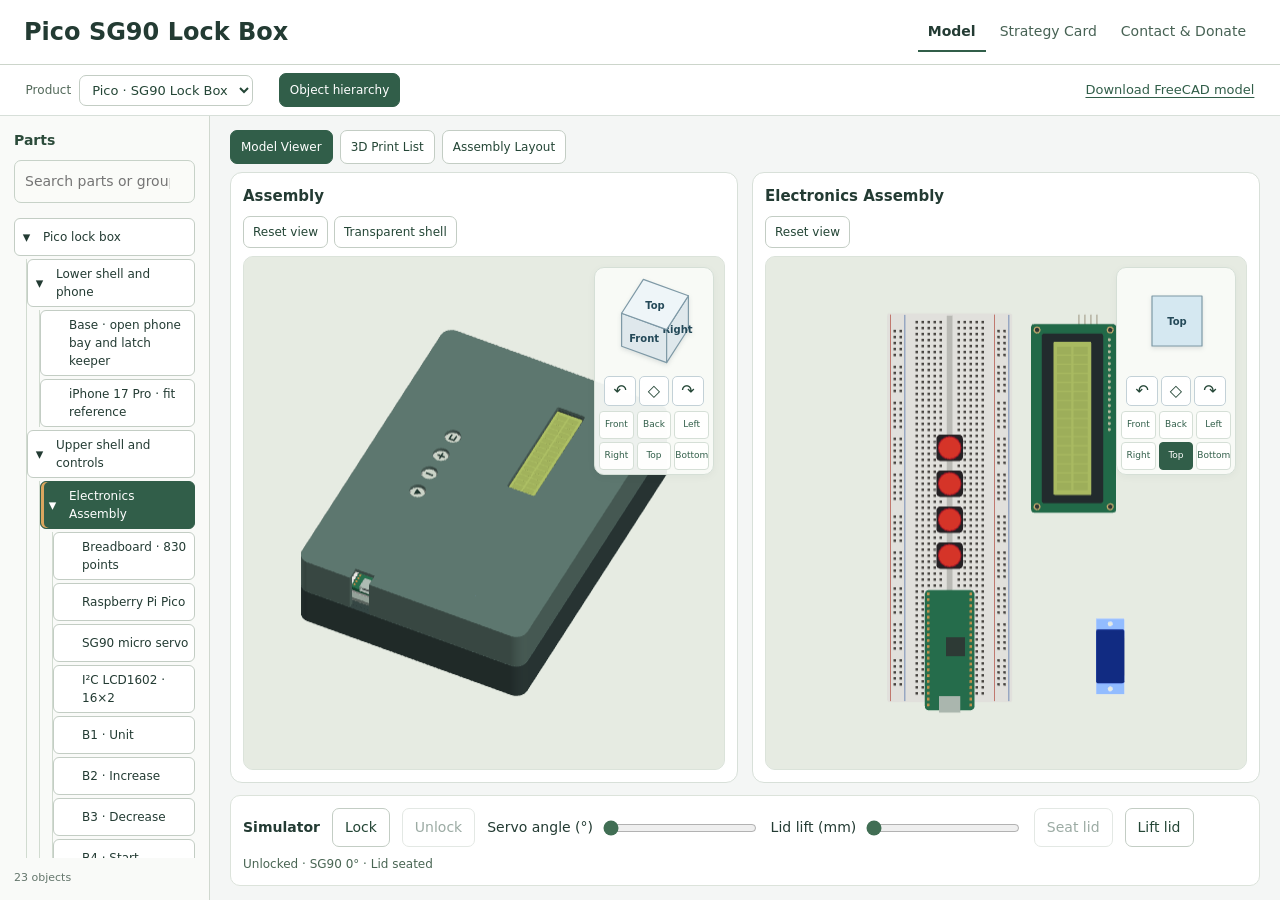
<file: index.html>
<!doctype html>
<html lang="en"><head><meta charset="utf-8"><title>Pico SG90 Lock Box</title>
<script>location.replace("design/index.html" + location.search + location.hash);</script>
<meta http-equiv="refresh" content="0; url=design/index.html"></head>
<body><a href="design/index.html">Open the Pico SG90 Lock Box</a></body></html>
</file>
<file: design/workspace.css>
:root{color-scheme:light}body{background:#f4f6f5;color:#233b33}button{transition:background .15s}button:disabled{opacity:.45;cursor:not-allowed}[hidden]{display:none!important}
header{padding:18px 28px;background:#fff;gap:24px}header>div{max-width:1000px}header .brand{letter-spacing:1.5px;font-size:10px}header h1{font-size:23px}header p{margin:4px 0 10px;max-width:920px}header a{font-size:12px;white-space:nowrap;text-decoration:none;border:1px solid #cbd6ce;border-radius:7px;padding:9px 12px}header label{font-size:12px;margin-right:8px}header select{font-size:13px}
main{grid-template-columns:250px minmax(0,1fr);max-width:1800px;min-height:calc(100vh - 150px)}aside{background:#f9faf8;padding:20px 14px;position:sticky;top:0;height:100vh;display:flex;flex-direction:column}aside .brand{margin-bottom:9px}#parts{height:auto;flex:1;min-height:180px}aside footer{margin-top:10px;font-size:10px}#parts .tree-row{min-height:40px}#parts .tree-label{font-size:12px}.middle{padding:20px 24px;min-width:0}.workspace-tabs{display:flex;gap:6px;border-bottom:1px solid #d7dfd9;padding:0 0 12px;margin-bottom:20px}.workspace-tabs button{border:0;background:transparent;padding:10px 18px;color:#61736a}.workspace-tabs button.active{background:#315e49;color:white}.workspace-panel{min-width:0}.viewports{gap:18px}.viewerPanel h2{font-size:15px;margin:0 0 12px}.viewerPanel .toolbar{min-height:54px;gap:6px}.viewerPanel .toolbar button{padding:6px 9px;font-size:12px}.viewerPanel canvas{height:clamp(330px,43vh,520px)}.viewport{background:#e8ede7;border-color:#dbe3da;border-radius:10px}.controls{padding:16px;background:#fff;border-color:#dce3db;margin-top:16px}.playrow{gap:8px;font-size:12px}.playrow button,.playrow select{font-size:12px}.notice{line-height:1.7;background:#eaf0e7;color:#60715e}.sliders{gap:24px}.workspace-panel>.notice{margin:12px 0}.board{border:0;padding:20px;background:#fff;border-radius:10px;max-width:900px}.board textarea{height:330px;min-height:220px}.board #allDrafts{margin-top:12px;font-size:12px}#workspace-info{background:#fff;border:1px solid #dce3db;border-radius:10px;padding:20px 26px}#doc{padding:0;max-width:1000px}#doc h2{font-size:22px}#doc h3{margin-top:22px;color:#315e49}#doc p{line-height:1.8}#workspace-info details{border-top:1px solid #dce3db;padding-top:16px}.process-selector{display:flex;align-items:center;gap:12px;padding:12px 16px;background:#fff;border:1px solid #dce3db;border-radius:8px;font-size:13px}#craftPart{width:auto;min-width:240px;max-width:80%}#rearPrintPanel,#craftPanel{margin-top:14px}#rearPrintCanvas{height:clamp(350px,48vh,580px)}#rearPrintPanel>p:first-of-type{font-size:12px;color:#65776c}.craft-steps{grid-template-columns:repeat(auto-fit,minmax(130px,1fr));gap:7px}.craft-steps button{font-size:12px;padding:10px 6px}#craftPanel>.brand,#rearPrintPanel>.brand{font-size:10px;letter-spacing:1.4px;color:#708579}#craftPanel h2,#rearPrintPanel h2{font-size:19px;margin:8px 0 12px}
@media(max-width:1100px){main{grid-template-columns:220px minmax(0,1fr)}.middle{padding:18px}.viewports{grid-template-columns:1fr}.viewerPanel .toolbar{min-height:0}.viewerPanel canvas{height:350px}header a{white-space:normal}}
@media(max-width:650px){header{padding:16px;gap:12px}header h1{font-size:20px}header a{margin-left:0}main{display:block}aside{position:static;height:auto;padding:12px 16px}#parts{height:200px;flex:none;min-height:0}aside footer{display:none}.middle{padding:14px}.workspace-tabs{gap:2px;justify-content:space-between}.workspace-tabs button{padding:9px 8px;font-size:12px}.sliders{grid-template-columns:1fr;gap:10px}.process-selector{flex-wrap:wrap}#craftPart{width:100%;max-width:100%;min-width:0}#workspace-info{padding:18px}.board{padding:16px}}
/* Fluid workspace: wide desktop, tablet, and compact touch layouts. */
html{min-width:280px}body{overflow-wrap:anywhere}header{flex-wrap:wrap}header>div{min-width:0;max-width:100%}header select{max-width:100%}main{width:100%;max-width:none;grid-template-columns:clamp(230px,15vw,320px) minmax(0,1fr)}.middle{padding:clamp(14px,1.6vw,32px)}aside{height:100dvh;min-width:0}#directoryToggle{display:none}.workspace-panel,.viewerPanel,.toolbar,.playrow{min-width:0}.toolbar select,.playrow select{max-width:100%}.viewerPanel{display:flex;flex-direction:column}.viewerPanel .viewport{margin-top:auto}.viewerPanel canvas{height:clamp(300px,46vh,760px)}#rearPrintCanvas{height:clamp(320px,55vh,800px)}.board{max-width:none}.board textarea{height:clamp(240px,48vh,700px)}#doc{max-width:none}#doc p{max-width:95ch}.workspace-tabs{flex-wrap:wrap}.workspace-tabs button{min-height:42px}.process-selector{flex-wrap:wrap}#craftPart{min-width:0;max-width:100%}
@media(min-width:1800px){body{font-size:16px}header h1{font-size:28px}header p,.viewerPanel .toolbar button,.playrow button,.playrow select,#parts .tree-label,#doc p{font-size:14px}#parts .tree-label span{font-size:11px}#parts .tree-row{min-height:48px}.viewerPanel h2{font-size:19px}.sliders label,#status{font-size:13px}.notice{font-size:13px}#doc h3{font-size:14px}}
@media(min-width:1101px){.viewports{grid-template-columns:minmax(0,1fr) minmax(0,1fr)}}
@media(min-width:761px) and (max-width:1100px){main{display:grid;grid-template-columns:220px minmax(0,1fr)}.viewports{grid-template-columns:1fr}.viewerPanel canvas{height:clamp(300px,48vh,520px)}}
@media(max-width:760px){header{padding:14px 16px;gap:10px}header h1{font-size:21px}header a{margin-left:0}main{display:block}aside{height:auto;position:static;padding:10px 14px;border-right:0;border-bottom:1px solid #d7dfd9}#directoryToggle{display:block;width:100%;text-align:left;min-height:44px}aside:not(.directory-open)>:not(#directoryToggle){display:none}aside.directory-open>label{margin-top:12px}#parts{height:clamp(180px,35dvh,360px);min-height:0;flex:none}aside footer{display:none}.middle{padding:14px}.workspace-tabs{display:grid;grid-template-columns:repeat(4,minmax(0,1fr));gap:3px;margin-bottom:14px;padding-bottom:10px}.workspace-tabs button{padding:9px 3px;font-size:12px}.viewports{grid-template-columns:1fr}.viewerPanel .toolbar{min-height:0}.viewerPanel canvas{height:clamp(260px,52dvh,450px)}.toolbar button,.playrow button,.playrow select{min-height:40px}.sliders{grid-template-columns:1fr;gap:12px}.playrow{gap:7px}.playrow>label{display:flex;align-items:center;gap:6px}.controls{padding:12px}.process-selector{padding:12px}#craftPart{width:100%;max-width:100%}#rearPrintCanvas{height:clamp(280px,50dvh,480px)}#rearPrintHUD{max-width:calc(100% - 24px)}#workspace-info,.board{padding:16px}#doc h2{font-size:20px}.craft-steps{grid-template-columns:repeat(2,minmax(0,1fr))}.board textarea{min-height:240px}}
@media(max-height:550px) and (min-width:761px){aside{height:100dvh}#parts{min-height:0}.viewerPanel canvas{height:300px}header{padding-top:10px;padding-bottom:10px}}
/* The application owns one desktop viewport; the model uses its remaining height. */
html { height:100%; overflow:clip; }
body {
 height:100dvh; min-height:0; overflow:clip;
 display:grid; grid-template-rows:auto minmax(0,1fr);
}
@media screen {
 header { flex:0 0 auto; padding:12px 24px; }
 header h1 { font-size:24px; }
 header p { margin:2px 0 6px; }
 main { height:100%; min-height:0; margin:0; overflow:hidden; display:grid; grid-template-columns:clamp(210px,14vw,300px) minmax(0,1fr); }
 aside { position:static; height:100%; min-height:0; padding:14px; }
 #parts { min-height:0; overflow:auto; overscroll-behavior:contain; }
 #parts .tree-row { min-height:38px; margin:3px 0; }
 #parts .tree-label { padding:5px; }
 #parts .tree-label span { display:inline; margin-left:6px; }
 aside footer { margin-top:6px; }
 .middle { min-height:0; padding:14px 20px; display:flex; flex-direction:column; }
 .workspace-tabs { flex:0 0 auto; margin-bottom:12px; padding-bottom:8px; }
 .workspace-panel { flex:1; min-height:0; overflow:auto; overscroll-behavior:contain; }
 #workspace-model { display:flex; flex-direction:column; overflow:hidden; }
 .viewports { flex:1; min-height:0; align-items:stretch; grid-template-columns:minmax(0,1fr) minmax(0,1fr); }
 .viewerPanel { min-height:0; }
 .viewerPanel h2 { margin-bottom:8px; }
 .viewerPanel .toolbar { flex:0 0 auto; min-height:46px; }
 .viewerPanel .viewport { flex:1; min-height:0; margin-top:0; }
 .viewerPanel canvas { height:100%; position:absolute; inset:0; }
 .controls { flex:0 0 auto; padding:12px; margin-top:12px; }
 #workspace-model>.notice { flex:0 0 auto; margin:8px 0 0; padding:7px 10px; }
 #workspace-process { display:flex; flex-direction:column; }
 .process-selector { flex:0 0 auto; padding:8px 12px; }
 #rearPrintPanel, #craftPanel { flex:1; min-height:0; display:flex; flex-direction:column; }
 #rearPrintPanel h2, #craftPanel h2 { margin:4px 0; }
 #rearPrintPanel p, #craftPanel p { margin:6px 0; }
 .rear-stage { flex:1; min-height:160px; }
 #rearPrintCanvas { position:absolute; inset:0; height:100%; }
 #craftCanvas { flex:1; min-height:160px; height:0; object-fit:contain; }
 .craft-steps button { padding:6px; }
 #rearPrintSeek, #craftSeek { margin:6px 0; }
 #workspace-notes .board { height:100%; display:flex; flex-direction:column; }
 .board textarea { flex:1; min-height:120px; height:0; resize:none; }
}
@media (max-height:850px) {
 header { padding:7px 18px; gap:12px; flex-wrap:nowrap; }
 header h1 { font-size:20px; }
 header p { margin:0 0 4px; font-size:11px; }
 header select { padding:4px 8px; }
 .middle { padding:10px 14px; }
 .workspace-tabs { margin-bottom:8px; padding-bottom:6px; }
 .workspace-tabs button { min-height:32px; padding:6px 14px; }
 .viewerPanel h2 { margin-bottom:5px; }
 .viewerPanel .toolbar { min-height:32px; margin-bottom:7px; }
 .controls { margin-top:8px; padding:8px 10px; }
 .sliders { margin-bottom:5px; }
 .playrow button,.playrow select { padding:5px 8px; }
 #status { margin-top:5px; }
}
:is(#assemblyPanel,#lockAssemblyPanel,#explodedPanel,#motorPanel)[hidden]{display:none!important}:is(#assemblyPanel,#lockAssemblyPanel,#explodedPanel,#motorPanel){margin-top:14px}:is(#assemblyPanel,#lockAssemblyPanel,#explodedPanel,#motorPanel) h2{font-size:19px;margin:6px 0}:is(#assemblyPanel,#lockAssemblyPanel,#explodedPanel,#motorPanel)>p{font-size:12px}.assembly-stage{position:relative;min-height:260px;background:#e6ebe2;border-radius:9px;overflow:hidden}:is(#assemblyCanvas,#lockAssemblyCanvas,#explodedCanvas,#motorCanvas){display:block;width:100%;height:clamp(280px,48vh,700px);touch-action:none}:is(#assemblyTag,#lockAssemblyTag,#explodedTag,#motorTag){position:absolute;top:12px;left:12px;padding:7px;background:#fffd;border-radius:5px;font-size:12px;pointer-events:none}:is(#assemblySeek,#lockAssemblySeek){margin:12px 0}
@media(min-width:1101px) and (min-height:650px){:is(#assemblyPanel,#lockAssemblyPanel,#explodedPanel,#motorPanel){flex:1;min-height:0;display:flex;flex-direction:column}:is(#assemblyPanel,#lockAssemblyPanel,#explodedPanel,#motorPanel)>p{margin:6px 0}.assembly-stage{flex:1;min-height:160px}:is(#assemblyCanvas,#lockAssemblyCanvas,#explodedCanvas,#motorCanvas){position:absolute;inset:0;height:100%}}
#assemblyPlay{background:#315e49;color:#fff}#assemblyPlay:hover{background:#244c3a}

.process-selector{flex-wrap:wrap}#craftPart:disabled{opacity:1;color:#244b3b;background:#f4f7f3;border-color:#d4ddd5;cursor:default}#processMode{max-width:100%;min-width:180px}.process-selector>span{font-size:12px;color:#61736a}

/* Preserve model space when the electronics installation has more steps. */
#assemblyPanel.pico-assembly>.brand{display:none}
#assemblyPanel.pico-assembly h2{font-size:16px;margin:0}
#assemblyPanel.pico-assembly>p{font-size:11px;line-height:1.4}
#assemblyPanel.pico-assembly .notice{padding:5px}
#assemblyPanel.pico-assembly .craft-steps{gap:4px}
#assemblyPanel.pico-assembly .craft-steps button{padding:5px 3px;font-size:11px}

.purchase-card{padding:12px 16px;margin:10px 0;border:1px solid #c5d4ca;border-radius:8px;background:#f3f8f4;display:flex;flex-wrap:wrap;gap:8px 18px;align-items:center}.purchase-card[hidden]{display:none}.purchase-card a{font-weight:600;color:#255d48}.purchase-card p{flex-basis:100%;margin:0}.purchase-card small{color:#65786c}

#purchaseList[hidden]{display:none}#purchaseList{padding:20px}#purchaseList h3{margin:24px 0 8px}.purchase-item{display:grid;grid-template-columns:minmax(180px,2fr) minmax(100px,.7fr) minmax(160px,1fr) auto;gap:12px;align-items:center;padding:14px 0;border-bottom:1px solid #dce4dc}.purchase-item label{display:flex;gap:10px;align-items:center}.purchase-item details{grid-column:1/-1;grid-row:2;margin:0}.purchase-item small{color:#69766e}.purchase-item a{color:#315e49}.purchase-item p{overflow-wrap:anywhere}@media(max-width:750px){.purchase-item{grid-template-columns:1fr 1fr}.purchase-item label{grid-column:1/-1}.purchase-item details{grid-row:auto}}

/* Quiet workspace: secondary guidance lives in component details. */
header .brand,#versionSummary,aside footer,.hint,.viewtag,.middle>.brand,
.workspace-panel>.notice,.controls>.notice,.board>.notice,
#assemblyPanel>.brand,#lockAssemblyPanel>.brand,#explodedPanel>.brand,
#craftPanel>.brand,#rearPrintPanel>.brand,#craftPurchase>small,
#assemblyPanel>p,#lockAssemblyPanel>p,#explodedPanel>p,
#craftCaption,#craftNote,#rearPrintCaption,#rearPrintNote{display:none!important}
#purchaseList{background:transparent;border:0;padding:8px 0 24px}#purchaseList h2{margin:6px 0 14px;font-size:22px}#purchaseList h3{margin:26px 0 14px;font-size:17px}
.purchase-grid{display:grid;grid-template-columns:repeat(auto-fill,minmax(220px,1fr));gap:18px}
.purchase-tile{padding:0;border:1px solid #e1e6e1;border-radius:14px;overflow:hidden;background:#fff;min-width:0;transition:box-shadow .15s,border-color .15s}
.purchase-tile:hover{border-color:#9db6a7;box-shadow:0 6px 18px #23433412}
.purchase-picture{position:relative;background:#f5f7f5;aspect-ratio:4/3;overflow:hidden}.purchase-picture img{width:100%;height:100%;object-fit:contain;display:block}.purchase-image-tag{position:absolute;bottom:9px;right:10px;background:#ffffffd9;border-radius:5px;padding:3px 7px;font-size:11px;color:#66786d}
.purchase-body{padding:16px}.purchase-body h4{font-size:15px;line-height:1.5;margin:0;min-height:45px;color:#233b33}.purchase-meta{display:flex;justify-content:space-between;align-items:center;gap:8px;margin:14px 0}.purchase-meta strong{color:#bc6237;font-size:18px}.purchase-status{font-size:12px;padding:4px 7px;border-radius:5px;background:#f0f4f0;color:#50695a}
.purchase-actions{display:flex;justify-content:space-between;align-items:center;gap:8px}.purchase-actions label{display:flex;align-items:center;gap:5px;font-size:13px}.purchase-actions a{padding:7px 12px;border-radius:7px;background:#315e49;color:white;text-decoration:none;font-size:13px}.purchase-actions input{accent-color:#315e49}.purchase-body details{border-top:1px solid #eef1ed;padding-top:10px;margin-top:14px}.purchase-body details p{overflow-wrap:anywhere;font-size:13px}.purchase-body summary{color:#64766b;font-size:13px}
@media(min-width:2200px){.purchase-grid{grid-template-columns:repeat(6,minmax(0,1fr))}}@media(max-width:600px){.purchase-grid{grid-template-columns:repeat(2,minmax(0,1fr));gap:10px}.purchase-body{padding:10px}.purchase-body h4{font-size:13px}.purchase-meta{flex-wrap:wrap}.purchase-actions{flex-wrap:wrap}}

.craft-steps button.active{background:#315e49;color:#fff;border-color:#315e49}

.purchase-picture{background:#fff}.purchase-picture img{padding:12px}
#assemblyAccessReview{margin:8px 0;padding:10px 14px;border:1px solid #d4b779;border-radius:8px;background:#fff9eb;color:#654a16;font-size:13px;line-height:1.6}#assemblyAccessReview[hidden]{display:none}#assemblyAccessReview summary{cursor:pointer;font-weight:600}#assemblyAccessReview ul{padding-left:20px;margin:8px 0}#assemblyAccessReview a{color:inherit;text-decoration:underline}
.cad-viewcube{position:absolute;right:10px;top:10px;width:112px;z-index:4;user-select:none;color:#264955}.cad-viewcube svg{display:block;width:112px;height:104px;touch-action:none;filter:drop-shadow(0 2px 2px #172d3620)}.cube-face{cursor:pointer;outline:none}.cube-face polygon{stroke:#7e99a6;stroke-width:1.2;stroke-linejoin:round}.cube-face:hover polygon,.cube-face:focus polygon{fill:#acd9ec;stroke:#20759d;stroke-width:2}.cube-face text{font-size:13px;font-weight:600;fill:#244958;pointer-events:none}.cube-tools{display:flex;justify-content:center;gap:3px}.cube-tools button{padding:2px 8px!important;min-width:0;font-size:16px!important;background:#fffffff0;border:1px solid #c3d1d7;border-radius:5px}@media(max-width:600px){.cad-viewcube{transform:scale(.8);transform-origin:top right;right:4px;top:4px}}

.cube-directions{display:grid;grid-template-columns:repeat(3,1fr);gap:3px;margin-top:5px}.cube-directions button{min-width:0;padding:4px 2px!important;font-size:11px!important;line-height:1.3;background:#fffffff0;color:#355363;border:1px solid #c3d1d7;border-radius:4px;transition:none!important}.cube-directions button[aria-pressed="true"]{background:#d5e8f1;border-color:#20759d;color:#174d68}.cube-directions button:hover{background:#acd9ec}

/* Current workspace: consistent controls and explicit compact-screen fallback. */
button,input,select,textarea{font-family:inherit}button:focus-visible,select:focus-visible,input:focus-visible{outline:2px solid #38775b;outline-offset:2px}
.viewerPanel .toolbar{align-items:center;align-content:flex-start;gap:6px}.toolbar button.active{background:#315e49;color:#fff;border-color:#315e49}
#opacityControl{color:#61736a}#opacityControl input{accent-color:#315e49}
.cad-viewcube{width:120px;padding:4px;border:1px solid #d5dfd6;border-radius:10px;background:#f9fbf8ed;box-shadow:0 2px 8px #233b330a;box-sizing:border-box}
.cad-viewcube svg{cursor:grab}.cad-viewcube svg:active{cursor:grabbing}.cube-face{cursor:inherit}
.cube-directions button{min-height:28px;color:#315e49;border-color:#d5dfd6}.cube-directions button[aria-pressed="true"]{background:#315e49;color:#fff;border-color:#315e49}.cube-directions button:hover{background:#e2ede5}.cube-directions button[aria-pressed="true"]:hover{background:#264d3c}
@media(max-width:1100px){#workspace-model{overflow:auto}.viewports{flex:none;grid-template-columns:minmax(0,1fr)}.viewerPanel .viewport{flex:none;height:clamp(300px,48dvh,520px)}.viewerPanel .toolbar{min-height:0;margin-bottom:8px}.controls{flex-shrink:0}}
@media(max-width:760px){header{flex-wrap:wrap;padding:10px 14px;gap:8px}header h1{font-size:20px}header a{font-size:11px;padding:7px 9px}main{grid-template-columns:minmax(0,1fr);grid-template-rows:auto minmax(0,1fr)}aside{height:auto;padding:8px 12px;border-right:0}#directoryToggle{min-height:36px}.middle{padding:10px 12px;overflow:hidden}.workspace-tabs button{padding:7px 3px}.viewerPanel .viewport{height:350px}.cad-viewcube{transform:none;right:6px;top:6px}.cube-directions button{min-height:30px}#workspace-process{overflow:auto}#rearPrintPanel,#craftPanel{flex:none}.assembly-stage,.rear-stage{flex:none;min-height:330px}#craftCanvas{flex:none;height:330px}.sliders{grid-template-columns:1fr}.purchase-grid{grid-template-columns:repeat(auto-fit,minmax(160px,1fr))}}
@media(max-height:600px) and (min-width:1101px){#workspace-model{overflow:auto}.viewports{flex:none}.viewerPanel .viewport{flex:none;height:320px}}

.electronics-labels{position:absolute;inset:0;pointer-events:none;z-index:2}.electronics-labels svg{width:100%;height:100%;display:block}.electronics-labels select{position:absolute;top:10px;left:8px;width:min(210px,calc(100% - 145px));font-size:11px;padding:5px;border:1px solid #cbd8ce;border-radius:5px;color:#315e49;background:#fff;pointer-events:auto}

/* English animation labels keep their contrast and fit compact view controls. */
.craft-steps button.active,.craft-steps button.active:hover,.craft-steps button.active:focus{background:#315e49!important;color:#fff!important;border-color:#315e49}
.cube-directions button{font-size:9px!important;white-space:nowrap;padding:4px 0!important}
.cube-face text{font-size:10px}


.viewport canvas[data-poster] {background-color:#e6ebe2;background-size:contain;background-position:center;background-repeat:no-repeat}
.viewport canvas[data-poster="window"] {background-image:url('assets/slider15-window.png?v=rect-window-29')}
.viewport canvas[data-poster="board"] {background-image:url('assets/slider15-board.png?v=rect-window-29')}

.wire-plan figure {display:flex;align-items:center;gap:1.5rem;margin:1rem 0;flex-wrap:wrap}
.wire-plan figure img {width:min(100%,400px);height:auto}
.wire-plan figcaption {flex:1 1 180px}
.wire-plan table {border-collapse:collapse;width:100%;font-size:.9rem;overflow-wrap:anywhere}
.wire-plan caption {text-align:left;font-weight:600;margin:.8rem 0}
.wire-plan th,.wire-plan td {text-align:left;vertical-align:top;padding:.45rem;border-bottom:1px solid #d9e0da}
.wire-plan th:first-child,.wire-plan td:first-child {white-space:nowrap}
.wire-plan li {margin:.5rem 0}
.wire-plan p,.wire-plan li {line-height:1.55}

.project-header {display:grid;gap:4px}
.project-heading,.model-tools {display:flex;align-items:center;gap:clamp(8px,2vw,30px);min-width:0}
.project-heading h1 {flex:none;white-space:nowrap}
.model-tools {flex-wrap:wrap;row-gap:4px}
.project-nav {display:flex;align-items:center;margin-inline-start:auto;min-width:0;overflow-x:auto;gap:4px}
.project-nav a {flex:none;display:inline-flex;align-items:center;min-height:40px;margin:0;padding:4px 10px;white-space:nowrap;border:0;border-radius:0;border-bottom:2px solid transparent;color:#476254;text-decoration:none;font-size:14px}
.project-nav a:hover,.project-nav a:focus-visible {background:#eff4ef;color:#294d39}
.project-nav a[aria-current="page"] {border-bottom-color:#315e49;color:#233b33;font-weight:650}
.project-section {overflow:auto;min-height:0;padding:clamp(18px,5vw,64px)}
@media(max-width:520px){
 .project-header {padding:6px 8px}
 .project-heading {gap:6px}
 .project-heading h1 {font-size:15px}
 .project-nav {gap:0}
 .project-nav a {font-size:12px;padding:4px}
}
@media(max-width:380px){
 .project-heading {gap:4px}
 .project-heading h1 {font-size:14px}
 .project-nav a {padding-inline:2px}
}
.project-card {box-sizing:border-box;max-width:640px;margin:auto;padding:clamp(20px,4vw,40px);background:#fff;border:1px solid #d7dfd9;border-radius:12px}
.project-card h1 {margin:0 0 24px;font-size:clamp(24px,4vw,32px)}
.project-card h2 {margin:20px 0 5px;font-size:18px}
.project-card p,.project-card ol {margin:0;line-height:1.65}
.project-card ol {padding-left:1.3em}
.project-card li+li {margin-top:8px}

/* Model shortcuts stay with the version picker across all four workspace tabs. */
#model {grid-template-rows:auto minmax(0,1fr)}
.workspace-bar {
 grid-column:1/-1;display:flex;align-items:center;gap:clamp(14px,2vw,32px);
 padding:8px clamp(14px,2vw,28px);background:#fff;border-bottom:1px solid #d7dfd9;
}
.model-tools {flex-wrap:nowrap;gap:8px}
.model-tools label {font-size:12px;color:#526859;white-space:nowrap}
.model-tools select {min-width:0;max-width:100%;font-size:13px;padding:6px 8px}
.workspace-bar .view-shortcuts {margin:0;gap:5px;align-items:center}
.view-shortcuts button {min-height:34px;font-size:12px;padding:6px 10px}
.view-shortcuts button[aria-pressed="false"] {background:#fff;color:#244636;border-color:#c3cdc4}
.view-shortcuts button[aria-pressed="true"] {background:#315e49;color:#fff;border-color:#315e49}
#nativeModel {margin-inline-start:auto;color:#315e49;font-size:13px;text-underline-offset:3px;white-space:nowrap}
#model aside>.brand {font-size:14px;font-weight:650;letter-spacing:0;color:#2c4b3b}
.viewports {gap:14px}
.viewerPanel {
 padding:12px;background:white;border:1px solid #d8e0d9;border-radius:12px;
}
.viewerPanel .toolbar {margin:0;min-height:0}
.motion-controls {display:grid;grid-template-columns:minmax(0,1fr) auto;align-items:center;gap:8px 18px}
.motion-controls .sliders,.motion-controls #status {grid-column:1/-1;margin:0}
.pose-buttons {display:flex;align-items:center;justify-content:flex-end;flex-wrap:wrap;gap:6px}
.pose-buttons button {font-size:12px;padding:5px 9px}
@media(min-width:1101px){
 .viewports {grid-template-rows:auto auto minmax(0,1fr);row-gap:8px}
 .viewerPanel {display:grid;grid-row:span 3;grid-template-rows:subgrid}
 .viewerPanel .viewport {grid-row:3}
 .viewerPanel h2 {margin:0}
}
@media(max-width:1100px){
 .viewerPanel .toolbar {margin-bottom:10px}
 .viewports>.motion-controls {margin:0}
 .workspace-bar {flex-wrap:wrap;gap:6px 16px}
 .motion-controls {grid-template-columns:minmax(0,1fr)}
 .pose-buttons {justify-content:flex-start}
}
@media(max-width:760px){
 #model {grid-template-rows:auto auto minmax(0,1fr)}
 .workspace-bar {display:grid;grid-template-columns:minmax(0,1fr) auto;gap:8px;padding:8px 12px}
 .workspace-bar .view-shortcuts {grid-row:2;grid-column:1/-1;flex-wrap:nowrap;overflow-x:auto;padding:2px 0}
 .view-shortcuts button {flex:none;min-height:36px;white-space:nowrap}
 .model-tools select {width:100%}
 .model-tools label {position:absolute;width:1px;height:1px;clip-path:inset(50%);overflow:hidden}
 #nativeModel {font-size:12px;grid-column:2;grid-row:1}
 .viewerPanel {padding:10px}
 .pose-buttons button {min-height:36px}
}
@media(max-width:350px){
 .project-header {padding-inline:6px}
 .project-heading h1 {font-size:12px}
 .project-nav a {font-size:11px;padding-inline:2px}
}

#editPlacement {
 position:absolute;right:10px;bottom:10px;z-index:7;min-height:36px;
 padding:6px 12px;box-shadow:0 1px 4px #233b3320;
}
#placementEditor {
 position:absolute;inset:0;z-index:6;display:grid;grid-template-rows:auto minmax(0,1fr) auto;
 padding:10px;gap:8px;background:#f3f6f1;
}
.placement-controls {display:flex;align-items:center;flex-wrap:wrap;gap:6px 10px}
.placement-controls label {display:flex;align-items:center;gap:4px;font-size:12px}
.placement-controls input {width:66px;border:1px solid #bacabd;border-radius:5px;padding:5px}
.placement-controls select,.placement-controls button {font-size:12px;padding:5px 8px}
.placement-stage {display:grid;place-items:center;container-type:size;min-height:0}
.placement-plane {
 position:relative;width:min(97cqw,calc(96cqh * var(--ratio)));aspect-ratio:var(--ratio);
 background:#e1e7df;border:1px solid #9ead9d;border-radius:8px;
}
.placement-board,.placement-item,.placement-window {position:absolute}
.placement-board {
 background-color:#cda86f;background-image:radial-gradient(#836945 0.65px,transparent 1px);
 background-size:3.43% 2.7%;border:1px solid #9d804f;
}
.placement-item {
 display:grid;place-items:center;min-width:0;min-height:0;padding:0;touch-action:none;user-select:none;
 border:1px solid #50755f;border-radius:3px;background:#c1d7c5;color:#1d3929;
 font-size:clamp(9px,2.7cqh,13px);line-height:1.1;cursor:grab;
}
.placement-item:hover {background:#d0e1d3}
.placement-item:active {cursor:grabbing}
.placement-item[aria-pressed="true"] {z-index:1;background:#315e49;color:white;outline:2px solid #d79841}
.placement-item span {white-space:nowrap}
.placement-narrow span {position:absolute;right:100%;padding:4px;background:#edf3ec;color:#315e49;border-radius:3px}
.placement-window {z-index:2;border:1px dashed #3c6984;pointer-events:none}
#placementEditor small {display:flex;align-items:center;min-height:36px;padding-right:90px;font-size:11px;color:#465f50}
@media(max-width:760px){.viewerPanel .viewport:has(#placementEditor:not([hidden])){height:clamp(440px,68dvh,650px)}}

.mailbox-workspace :is(.workspace-tabs,.view-shortcuts,#nativeModel,.motion-controls) {display:none!important}
.mailbox-workspace #workspace-model {overflow:auto}
.mailbox-workspace [role="group"]:has(>[role="treeitem"]) {margin-left:9px;padding-left:5px;border-left:1px solid #c9d6cd}
.hierarchy-row {display:grid;grid-template-columns:22px 1fr;align-items:center;min-height:34px;cursor:pointer;border-radius:5px;padding-right:4px}
.hierarchy-row:hover {background:#e6eee7}
.hierarchy-name {font-size:13px;line-height:1.35}
.hierarchy-toggle {border:0;padding:0;background:transparent;color:inherit;min-height:30px}
.mailbox-workspace [aria-selected="true"]>.hierarchy-row {background:#315e49;color:#fff}
.mailbox-workspace [role="treeitem"]:focus-visible {outline:none}
.mailbox-workspace [role="treeitem"]:focus-visible>.hierarchy-row {outline:2px solid #cf8d41;outline-offset:-2px}
.mailbox-timer.controls {display:flex;gap:8px 14px;align-items:center;flex-wrap:wrap;margin:10px 0 0}
.mailbox-timer label {display:inline-flex;align-items:center;gap:6px;font-weight:600}
.mailbox-simulator-fields {display:flex;align-items:center;gap:8px 14px;flex-wrap:wrap}
.mailbox-timer input {padding:5px 8px;border:1px solid #b9cbbf;border-radius:6px}
.mailbox-timer button[aria-pressed="true"] {background:#e6eee7;border-color:#729481}
.mailbox-timer input[aria-invalid="true"] {border-color:#a2472c}
.mailbox-timer [role="alert"] {color:#893821}
.mailbox-timer span {font-size:13px;color:#4f6658}
.empty-workspace :is(.workspace-tabs,#allDrafts,.view-shortcuts button:not(#isolate)),
.empty-workspace:not(.lockbox-workspace) #nativeModel {display:none!important}
.empty-stage {flex:1;position:relative;min-height:280px;border:1px solid #d8e0d9;border-radius:10px;background-color:#f4f7f3;background-image:linear-gradient(#dae2db 1px,transparent 1px),linear-gradient(90deg,#dae2db 1px,transparent 1px);background-size:24px 24px;background-position:center}
.empty-origin {position:absolute;left:50%;top:50%;padding:8px 0 0 9px;color:#315e49;font-size:12px}
.empty-origin::before {content:'';position:absolute;left:-4px;top:-4px;width:7px;height:7px;border:1px solid #315e49;border-radius:50%;background:white}
.empty-workspace :is(.motion-controls,#workspace-model>.notice) {display:none!important}
@media(max-width:760px){.empty-workspace .workspace-bar .view-shortcuts {grid-column:2;grid-row:1}}
.empty-workspace .empty-origin {pointer-events:none}
.scene-modes {flex:0 0 auto;margin-bottom:8px}
.scene-object-dialog {width:min(320px,90vw);border:1px solid #bdccc1;border-radius:8px;color:#233b33}
.scene-object-dialog::backdrop {background:#20382d44}
.scene-hierarchy-form {display:grid;gap:8px}
.scene-hierarchy-form label {display:grid;gap:2px;font-size:12px}
.scene-hierarchy-form :is(input,select) {min-width:0;width:100%;padding:5px;border:1px solid #bdccc1;border-radius:5px}
.scene-hierarchy-form>div,.scene-plan-footer {display:flex;gap:4px;flex-wrap:wrap}
.scene-tree-row [data-object-id] {cursor:grab;user-select:none}
.scene-tree-row [draggable]:active {cursor:grabbing}
.scene-tree-row[data-drop="inside"] {outline:2px solid #42765c;outline-offset:-2px}
.scene-tree-row[data-drop="before"] {box-shadow:0 -3px #42765c}
.scene-tree-row[data-drop="after"] {box-shadow:0 3px #42765c}
.scene-root-drop {padding:8px;border:1px dashed #9bafa1;border-radius:6px;color:#476354;font-size:12px}
.scene-root-drop[data-drop] {background:#dfeddf;border-color:#42765c}
.scene-plan-footer {align-items:center;justify-content:space-between}
.empty-workspace #placementEditor small {padding-right:0}
.scene-plane {background-color:#e6ece3}
.scene-layout-tools {display:flex;align-items:center;justify-content:space-between;gap:8px 12px;flex-wrap:wrap}
.scene-rotation {display:flex;align-items:center;gap:8px;margin:0;padding:3px 8px 6px;border:1px solid #bacabd;border-radius:7px}
.scene-rotation legend {padding:0 4px;color:#315e49;font-size:12px;font-weight:600}
.scene-rotation-cube {position:relative;width:74px;height:70px}
.scene-rotation-cube button {position:absolute;display:grid;place-items:center;margin:0;padding:0;min-height:0;border:0;border-radius:0;color:#254839;font-size:12px;font-weight:650;line-height:1}
.scene-rotation-cube .axis-x {left:51%;top:25%;width:47%;height:74%;clip-path:polygon(0 30%,100% 0,100% 68%,0 100%);background:#cadbcf}
.scene-rotation-cube .axis-y {left:2%;top:25%;width:47%;height:74%;clip-path:polygon(0 0,100% 30%,100% 100%,0 68%);background:#d8e5db}
.scene-rotation-cube .axis-z {left:3%;top:1%;width:94%;height:44%;clip-path:polygon(50% 0,100% 50%,50% 100%,0 50%);background:#e2ece4}
.scene-rotation-cube button[aria-pressed="true"] {background:#315e49;color:#fff}
.scene-rotation-cube button:hover,.scene-rotation-cube button:focus-visible {background:#436d56;color:white;text-decoration:underline}
.scene-rotation-actions {display:grid;grid-template-columns:1fr 1fr;gap:4px}
.scene-rotation-actions button {padding:4px 6px;font-size:12px}
.scene-rotation-actions button:last-child {grid-column:1/-1}
.scene-plane .scene-footprint span {white-space:normal;overflow-wrap:anywhere;max-width:100%}
.scene-footprint[data-object-id="breadboard"] {align-items:end;padding-bottom:4%;background-image:radial-gradient(#677e6740 1px,transparent 1px);background-size:5% 1.55%}
.scene-footprint[aria-pressed="true"]:not(.scene-anchor)[data-forward]:not([data-forward=""])::after {content:"";position:absolute;border-radius:2px;background:#f7c879;pointer-events:none}
.scene-footprint[data-forward="left"]::after,.scene-footprint[data-forward="right"]::after {top:35%;height:30%;width:3px}
.scene-footprint[data-forward="top"]::after,.scene-footprint[data-forward="bottom"]::after {left:35%;width:30%;height:3px}
.scene-footprint[data-forward="left"]::after {left:1px}
.scene-footprint[data-forward="right"]::after {right:1px}
.scene-footprint[data-forward="top"]::after {top:1px}
.scene-footprint[data-forward="bottom"]::after {bottom:1px}
.scene-anchor {min-width:12px;min-height:12px;border-radius:50%}
.box-simulator {display:flex;align-items:center;flex-wrap:wrap;gap:8px 12px;flex:none}
.box-simulator label {display:flex;align-items:center;gap:8px}
.box-simulator input {width:clamp(90px,12vw,200px)}
.box-simulator output {font-size:12px;color:#496553}
.print-list {min-height:0; overflow:auto; padding:0 4px 16px 0}
.print-list h2 {font-size:18px; margin:12px 0 16px}
.print-list-heading {display:flex; align-items:center; flex-wrap:wrap; gap:6px 18px; margin-bottom:12px}
.print-list-heading a {color:#315e49; font-weight:600}
.print-grid {display:grid; grid-template-columns:repeat(auto-fill,minmax(min(100%,245px),1fr)); gap:16px; max-width:1540px}
.print-grid canvas {display:block; width:100%; height:175px; background:#e6ebe2; cursor:grab; touch-action:none}
.print-grid canvas:active {cursor:grabbing}
.print-grid canvas:focus-visible {outline:2px solid #315e49; outline-offset:-3px}
.print-grid h3 {font-size:15px; margin:0 0 12px}
.print-grid .purchase-actions span {color:#50695a; font-size:13px}
.print-grid .purchase-actions :is(button,a) {padding:7px 12px; background:#315e49; color:white; border:0; border-radius:7px; font:inherit; font-size:13px}
</file>
